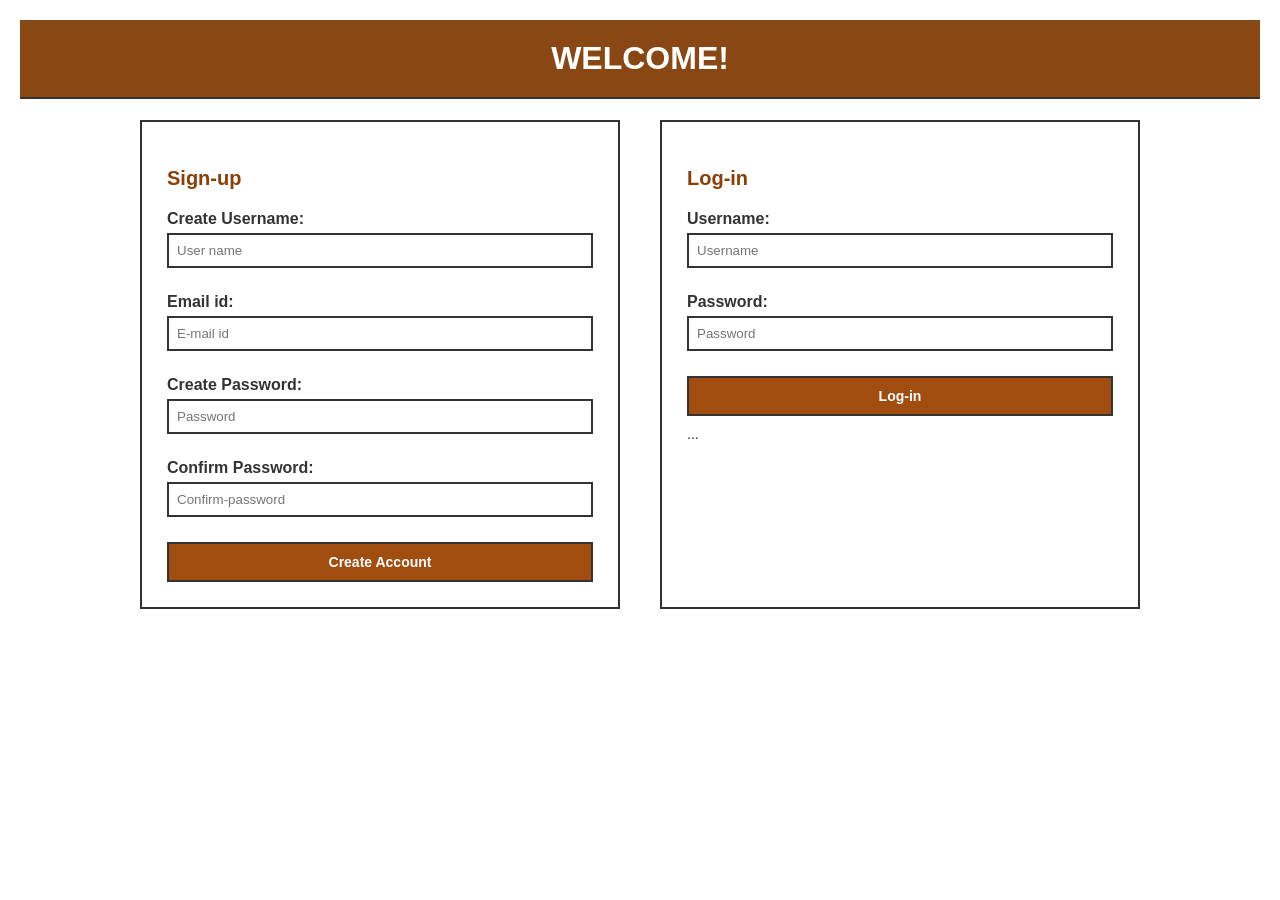
<file: index.html>
<!DOCTYPE html>
<html lang="en">
<head>
    <meta charset="UTF-8">
    <meta name="viewport" content="width=device-width, initial-scale=1.0">
    <title>Sign-in and Log-in</title>
    <link rel="stylesheet" href="style.css">
    <style>
        body {
            font-family: Arial, sans-serif;
            background-color: #f5f5f5;
            padding: 20px;
        }
        
        .container {
            display: flex;
            gap: 40px;
            max-width: 1000px;
            margin: 0 auto;
        }
        
        .form-box {
            background-color: white;
            border: 2px solid #333;
            padding: 25px;
            flex: 1;
        }
        
        .form-box h3 {
            color: #8a3f06;
            margin-bottom: 20px;
            font-size: 20px;
        }
        
        label {
            display: block;
            margin-top: 15px;
            margin-bottom: 5px;
            color: #333;
            font-weight: bold;
        }
        
        input {
            width: 100%;
            padding: 8px;
            margin-bottom: 10px;
            border: 2px solid #333;
            box-sizing: border-box;
            font-family: Arial, sans-serif;
        }
        
        button {
            width: 100%;
            padding: 10px;
            margin-top: 15px;
            background-color: rgb(161, 77, 16);
            color: white;
            border: 2px solid #333;
            font-weight: bold;
            cursor: pointer;
            font-size: 14px;
        }
        
        button:hover {
            background-color: #8a3f06;
        }
        
        p {
            margin-top: 10px;
            color: #333;
            font-size: 14px;
        }
        
        @media (max-width: 768px) {
            .container {
                flex-direction: column;
                gap: 20px;
            }
        }
    </style>
</head>
<body style="background-color: white; ">
    <h1 class="header">WELCOME!</h1>
    <div class="container">
        <div class="form-box" id="sign">
            <h3>Sign-up</h3>
            <label>Create Username:</label>
            <input type="text" placeholder="User name" id="uname">
            <label>Email id:</label>
            <input type="email" placeholder="E-mail id" id="eid">
            <label>Create Password:</label>
            <input type="password" placeholder="Password" id="pass">
            <label>Confirm Password:</label>
            <input type="password" placeholder="Confirm-password" id="pass1">
            <button onclick="create()">Create Account</button>
        </div>
        
        <div class="form-box" id="login">
            <h3>Log-in</h3>
            <label>Username:</label>
            <input type="text" placeholder="Username" id="logname">
            <label>Password:</label>
            <input type="password" placeholder="Password" id="logpass">
            <button onclick="login()">Log-in</button>
            <p id="test">...</p>
        </div>
    </div>

    <script>
        function create(){
            un=document.getElementById("uname").value;
            e=document.getElementById("eid").value;
            p=document.getElementById("pass").value;
            p1=document.getElementById("pass1").value;

            if(un==="")
            {
                alert("Please enter the user name")
            }
            else if(e=="")
            {
                alert("Please enter the email-id")
            }
            else if(p==="")
            {
                alert("Please enter the password")
            }
            else if(p1==="")
            {
                alert("Please enter the confirm password")
            }
            else if(p!=p1)
            {
                alert("confirm password is wrong")
            }
            else{
                alert("Account Created Successfully")
                localStorage.setItem("Name",un)
                localStorage.setItem("Email-id",e)
                localStorage.setItem("Password",p)
            }

            document.getElementById("uname").value="";
            document.getElementById("eid").value="";
            document.getElementById("pass").value="";
            document.getElementById("pass1").value="";
        }

        function login(){
            lu=document.getElementById("logname").value;
            lp=document.getElementById("logpass").value;

            username=localStorage.getItem("Name")
            password=localStorage.getItem("Password")

            if(lu===""){
                alert("Please enter the user name")
            }
            else if(lp===""){
                alert("Please enter the password")
            }
            else if(lu!=username)
            {
                alert("username or password not exist")
            }
            else if(lp!=password)
            {
                alert("username or password not exist")
            }
            else{
                alert("Login successfully!")
                window.location="./home.html"
            }
        }
    </script>    
</body>
</html>
</file>
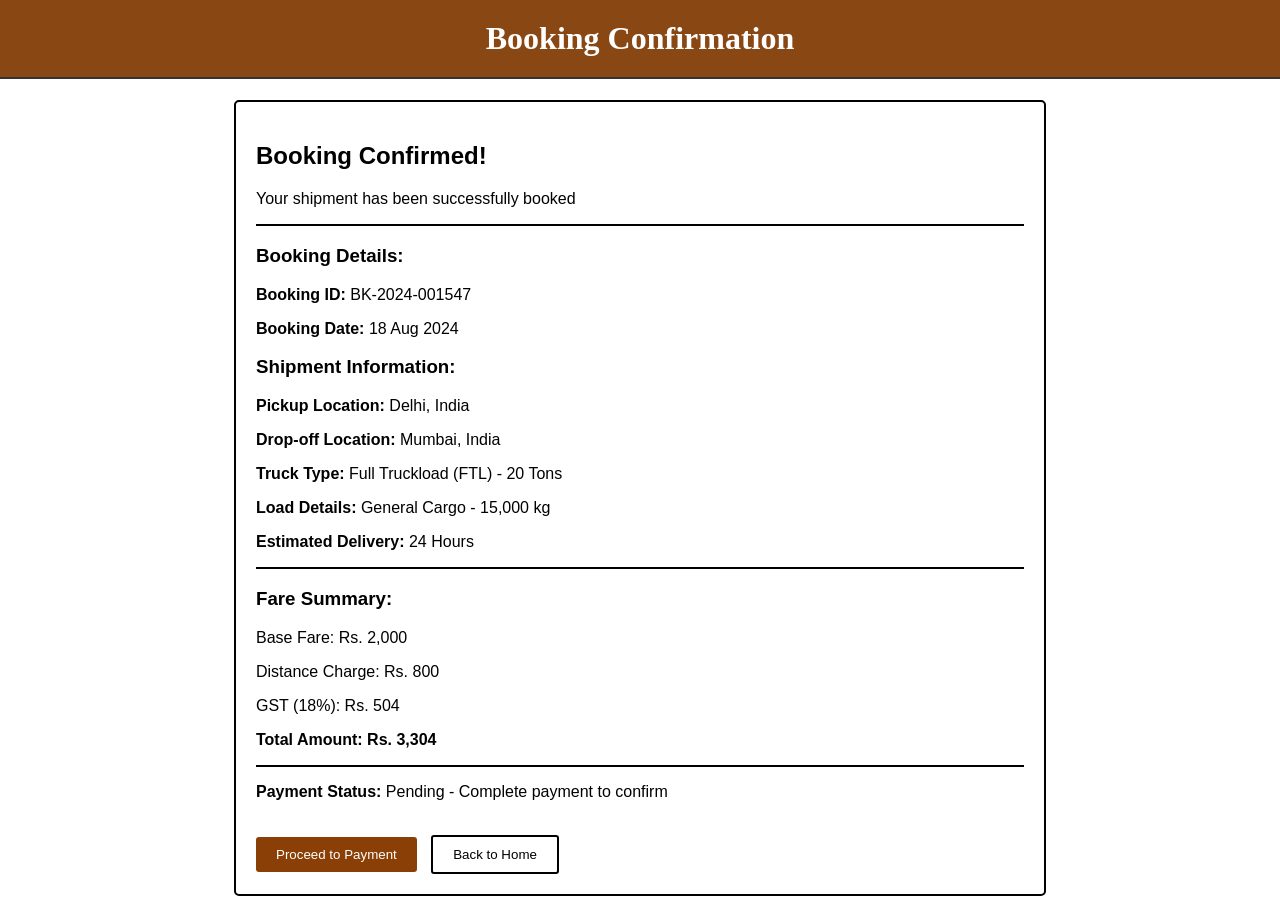
<file: booking-confirmation.html>
<!DOCTYPE html>
<html lang="en">
<head>
    <meta charset="UTF-8">
    <meta name="viewport" content="width=device-width, initial-scale=1.0">
    <title>Booking Confirmation</title>
    <link rel="stylesheet" href="style.css">
</head>
<body style="background-color: white;">
    <h1 class="header">Booking Confirmation</h1>

    <div style="padding: 20px; font-family: sans-serif; font-size: 16px; border: solid black 2px; width: 60%; margin: auto; margin-top: 20px; border-radius: 5px;">
        <h2>Booking Confirmed!</h2>
        <p>Your shipment has been successfully booked</p>
        
        <hr style="border: solid black 1px;">
        
        <h3>Booking Details:</h3>
        <p><b>Booking ID:</b> BK-2024-001547</p>
        <p><b>Booking Date:</b> 18 Aug 2024</p>
        
        <h3>Shipment Information:</h3>
        <p><b>Pickup Location:</b> Delhi, India</p>
        <p><b>Drop-off Location:</b> Mumbai, India</p>
        <p><b>Truck Type:</b> Full Truckload (FTL) - 20 Tons</p>
        <p><b>Load Details:</b> General Cargo - 15,000 kg</p>
        <p><b>Estimated Delivery:</b> 24 Hours</p>
        
        <hr style="border: solid black 1px;">
        
        <h3>Fare Summary:</h3>
        <p>Base Fare: Rs. 2,000</p>
        <p>Distance Charge: Rs. 800</p>
        <p>GST (18%): Rs. 504</p>
        <p><b>Total Amount: Rs. 3,304</b></p>
        
        <hr style="border: solid black 1px;">
        
        <p><b>Payment Status:</b> Pending - Complete payment to confirm</p>
        
        <br>
        <button onclick="location.href='payment.html'" style="background-color: #8a3f06; color: white; padding: 10px 20px; border: none; cursor: pointer; border-radius: 3px; margin-right: 10px;">Proceed to Payment</button>
        <button onclick="location.href='index.html'" style="background-color: white; color: black; padding: 10px 20px; border: solid black 2px; cursor: pointer; border-radius: 3px;">Back to Home</button>
    </div>

</body>
</html>
</file>
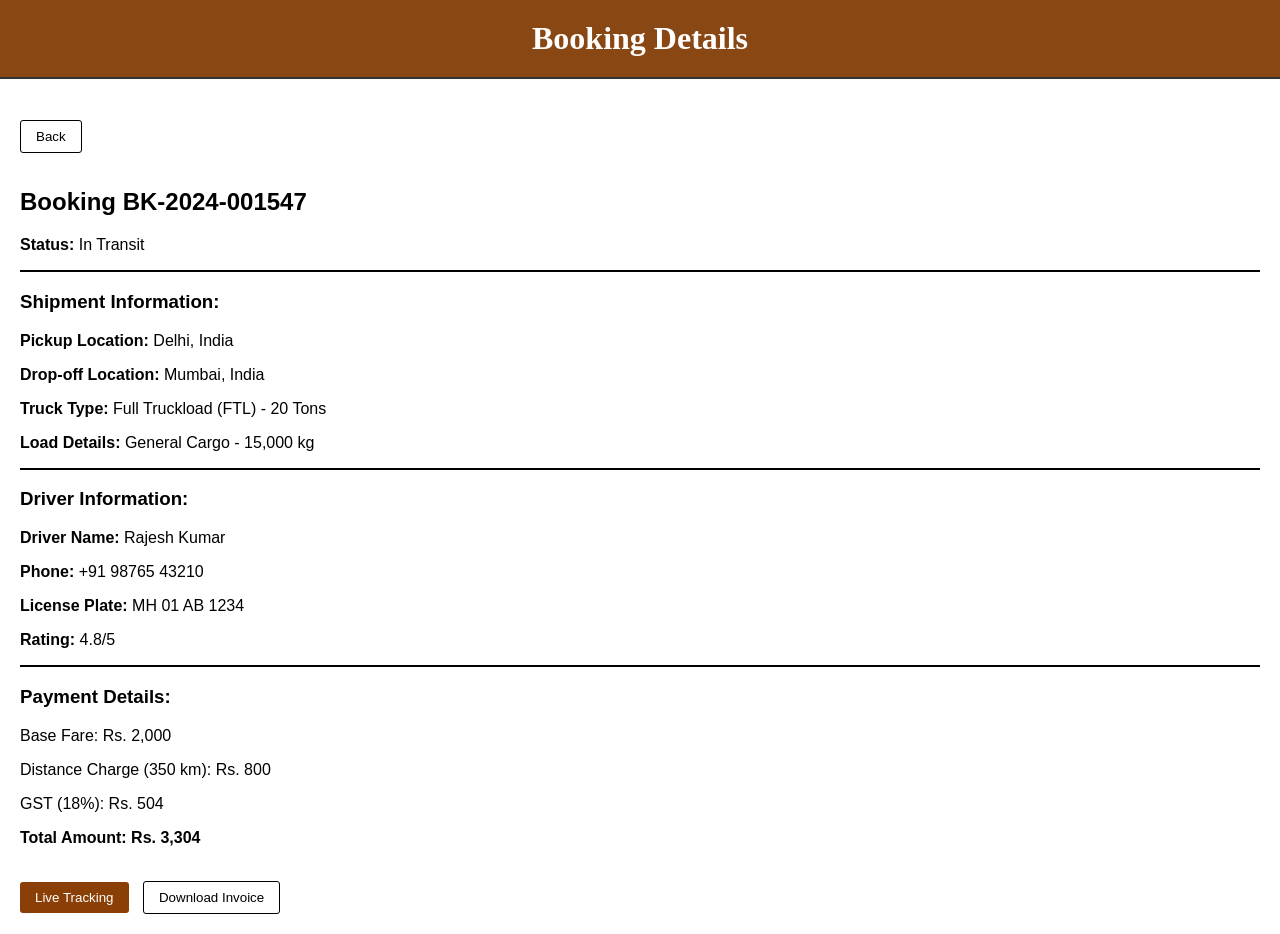
<file: booking-details.html>
<!DOCTYPE html>
<html lang="en">
<head>
    <meta charset="UTF-8">
    <meta name="viewport" content="width=device-width, initial-scale=1.0">
    <title>Booking Details</title>
    <link rel="stylesheet" href="style.css">
</head>
<body style="background-color: white;">
    <h1 class="header">Booking Details</h1>

    <div style="padding: 20px; font-family: sans-serif; font-size: 16px;">
        <button onclick="window.history.back()" style="background-color: white; color: black; border: solid black 1px; padding: 8px 15px; cursor: pointer; border-radius: 3px; margin-bottom: 15px;">Back</button>

        
        <h2>Booking BK-2024-001547</h2>
        <p><b>Status:</b> In Transit</p>
        
        <hr style="border: solid black 1px;">
        
        <h3>Shipment Information:</h3>
        <p><b>Pickup Location:</b> Delhi, India</p>
        <p><b>Drop-off Location:</b> Mumbai, India</p>
        <p><b>Truck Type:</b> Full Truckload (FTL) - 20 Tons</p>
        <p><b>Load Details:</b> General Cargo - 15,000 kg</p>
        
        <hr style="border: solid black 1px;">
        
        <h3>Driver Information:</h3>
        <p><b>Driver Name:</b> Rajesh Kumar</p>
        <p><b>Phone:</b> +91 98765 43210</p>
        <p><b>License Plate:</b> MH 01 AB 1234</p>
        <p><b>Rating:</b> 4.8/5</p>
        
        <hr style="border: solid black 1px;">
        
        <h3>Payment Details:</h3>
        <p>Base Fare: Rs. 2,000</p>
        <p>Distance Charge (350 km): Rs. 800</p>
        <p>GST (18%): Rs. 504</p>
        <p><b>Total Amount: Rs. 3,304</b></p>
        
        <br>
        <button onclick="alert('Opening live tracking...')" style="background-color: #8a3f06; color: white; padding: 8px 15px; border: none; cursor: pointer; border-radius: 3px; margin-right: 10px;">Live Tracking</button>
        <button onclick="alert('Invoice downloaded')" style="background-color: white; color: black; border: solid black 1px; padding: 8px 15px; cursor: pointer; border-radius: 3px;">Download Invoice</button>
    </div>

</body>
</html>
</file>
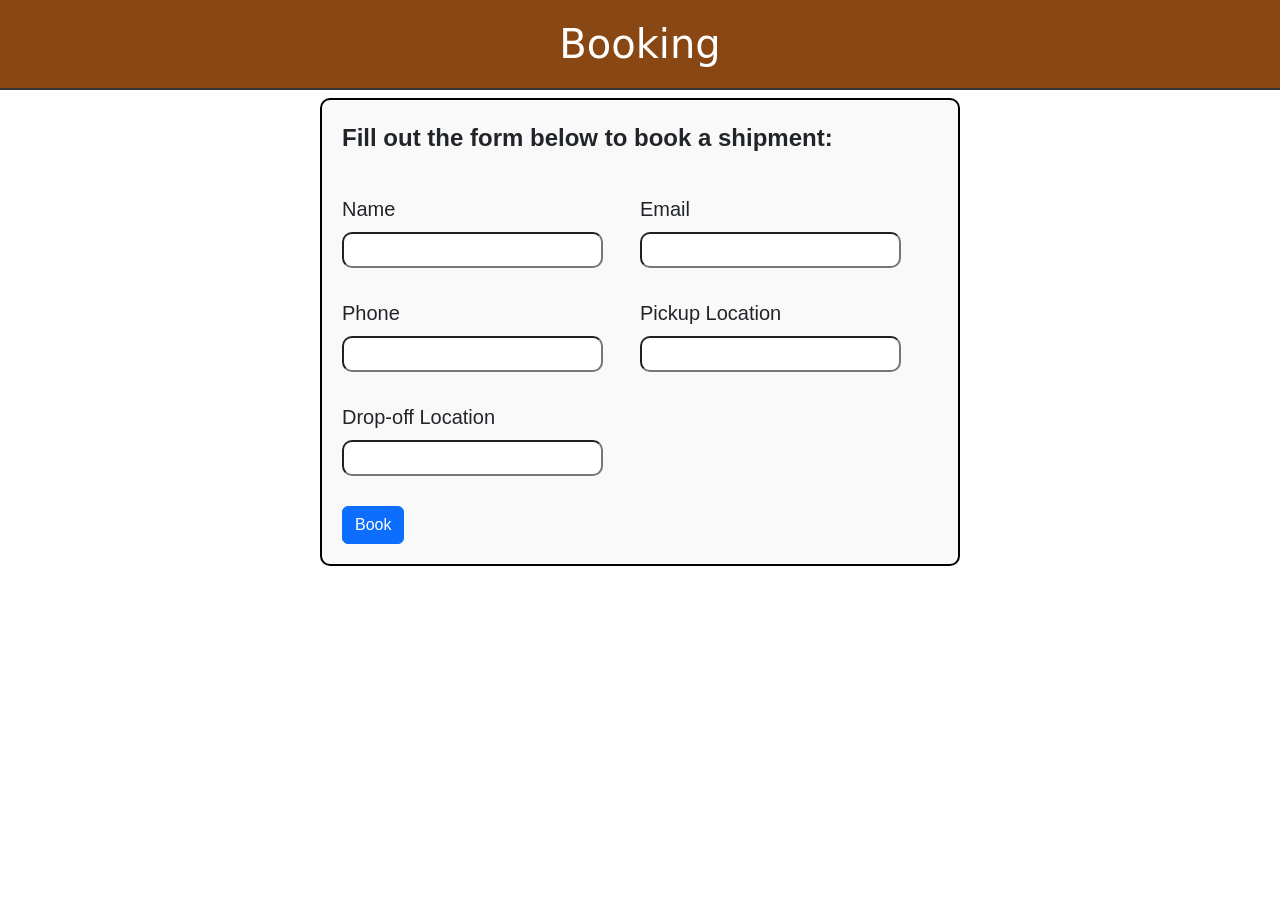
<file: booking.html>
<!DOCTYPE html>
<html lang="en">
<head>
    <meta charset="UTF-8">
    <meta name="viewport" content="width=device-width, initial-scale=1.0">
    <title>Booking</title>
    <link rel="stylesheet" href="style.css">
    <link href="https://cdn.jsdelivr.net/npm/bootstrap@5.3.8/dist/css/bootstrap.min.css" rel="stylesheet" integrity="sha384-sRIl4kxILFvY47J16cr9ZwB07vP4J8+LH7qKQnuqkuIAvNWLzeN8tE5YBujZqJLB" crossorigin="anonymous">
</head>

    <body style="background-color: white; ">
    <h1 class="header">Booking</h1>
    <form style="text-align: left; padding-top: 30px; font-family: sans-serif; font-size: 20px; border:solid black 2px; width: 50%; margin: auto; padding: 20px; border-radius: 10px; background-color: #f9f9f9;">
        <fieldset>
            <legend style="font-weight: bold;">Fill out the form below to book a shipment:</legend><br><br>
            <div style="display: grid; grid-template-columns: auto auto;">
                <div>
            <label class="form-label" for="name">Name</label><br>
            <input style="border-radius: 10px;" class="form-input" type="text" id="n"><br><br></div>
            <div><label class="form-label" for="email">Email</label><br>
            <input style="border-radius: 10px;" class="form-input" type="email" id="e"><br><br></div>
            <div><label class="form-label" for="phone">Phone</label><br>
            <input style="border-radius: 10px;" class="form-input" type="tel" id="p"><br><br></div>
            <div><label class="form-label" for="pickup">Pickup Location</label><br>
            <input style="border-radius: 10px;" class="form-input" type="text" id="pickup"><br><br></div>
            <div><label class="form-label" for="dropoff">Drop-off Location</label><br>
            <input style="border-radius: 10px;" class="form-input" type="text" id="dropoff"><br><br></div></div>
            <button class="btn btn-primary" type="button" onclick="validate()">Book</button>
        </fieldset>
    </form>
    <script src="https://cdn.jsdelivr.net/npm/bootstrap@5.3.8/dist/js/bootstrap.bundle.min.js" integrity="sha384-ENjdO4Dr2bkBIFxQpeoTz1HIcje39Wm4jDKdf19U8gI4ddQ3GYNS7NTKfAdVQSZe" crossorigin="anonymous"></script>

    <script>
        function validate(){
            nam=document.getElementById("n").value;
            email=document.getElementById("e").value;
            phone=document.getElementById("p").value;
            pickup=document.getElementById("pickup").value;
            dropoff=document.getElementById("dropoff").value;

            ni=/^[A-Za-z ]+$/;
            ei=/^[a-zA-Z0-9+_.-]+@[a-zA-Z0-9.-]+$/;
            pi=/^[0-9]{10}$/;
            pupp=/^[A-Za-z0-9 +/,_.-]+$/;
            doff=/^[A-Za-z0-9 +/,_.-]+$/;

        if(nam=="")
        {
            alert("Name is required")
        }
        else if(!ni.test(nam))
        {
            alert("Name should only contain letters")
        }
        else if(email=="")
        {
            alert("Email is required")
        }
        else if(!ei.test(email))
        {
            alert("Email should be in the correct format")
        }
        else if(phone=="")
        {
            alert("Phone number is required")
        }
        else if(!pi.test(phone))
        {
            alert("Phone number should be 10 digits long")
        }
        else if(pickup=="")
        {
            alert("Pickup location is required")
        }
        else if(!pupp.test(pickup))
        {
            alert("Pickup location should only contain letters and numbers")
        }
        else if(dropoff=="")
        {
            alert("Drop-off location is required")
        }
        else if(!doff.test(dropoff))
        {
            alert("Drop-off location should only contain letters and numbers")
        }
        else{
            alert("Name: " + nam + "\nEmail: " + email + "\nPhone: " + phone + "\nPickup: " + pickup + "\nDrop-off: " + dropoff + "\nForm submitted successfully")
        }

        }
    </script>

    
</body>
</html>
</file>
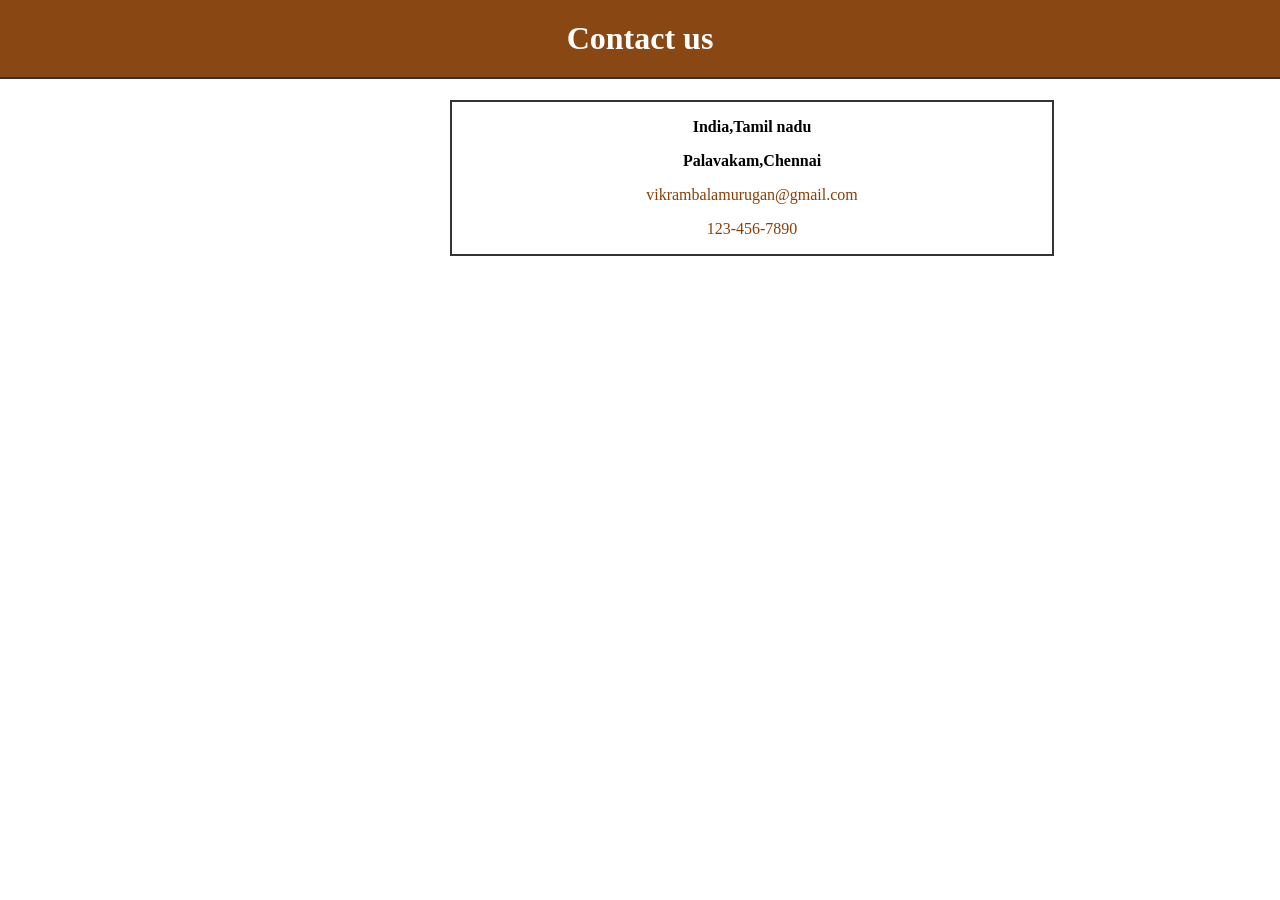
<file: contact.html>
<!DOCTYPE html>
<html lang="en">
<head>
    <meta charset="UTF-8">
    <meta name="viewport" content="width=device-width, initial-scale=1.0">
    <link rel="stylesheet" href="style.css">
    <title>contact us</title>
</head>
<body style="background-color: white; ">
    <h1 class="header">Contact us</h1>
    <div class="contact" >
                <p><strong>India,Tamil nadu</strong></p>
                <p><strong>Palavakam,Chennai</strong></p>
                <p><a href="mailto:vikrambalamurugan@gmail.com">vikrambalamurugan@gmail.com</a></p>
                <p><a href="tel:123-456-7890">123-456-7890</a></p>
            </div>
</body>
</html>
</file>
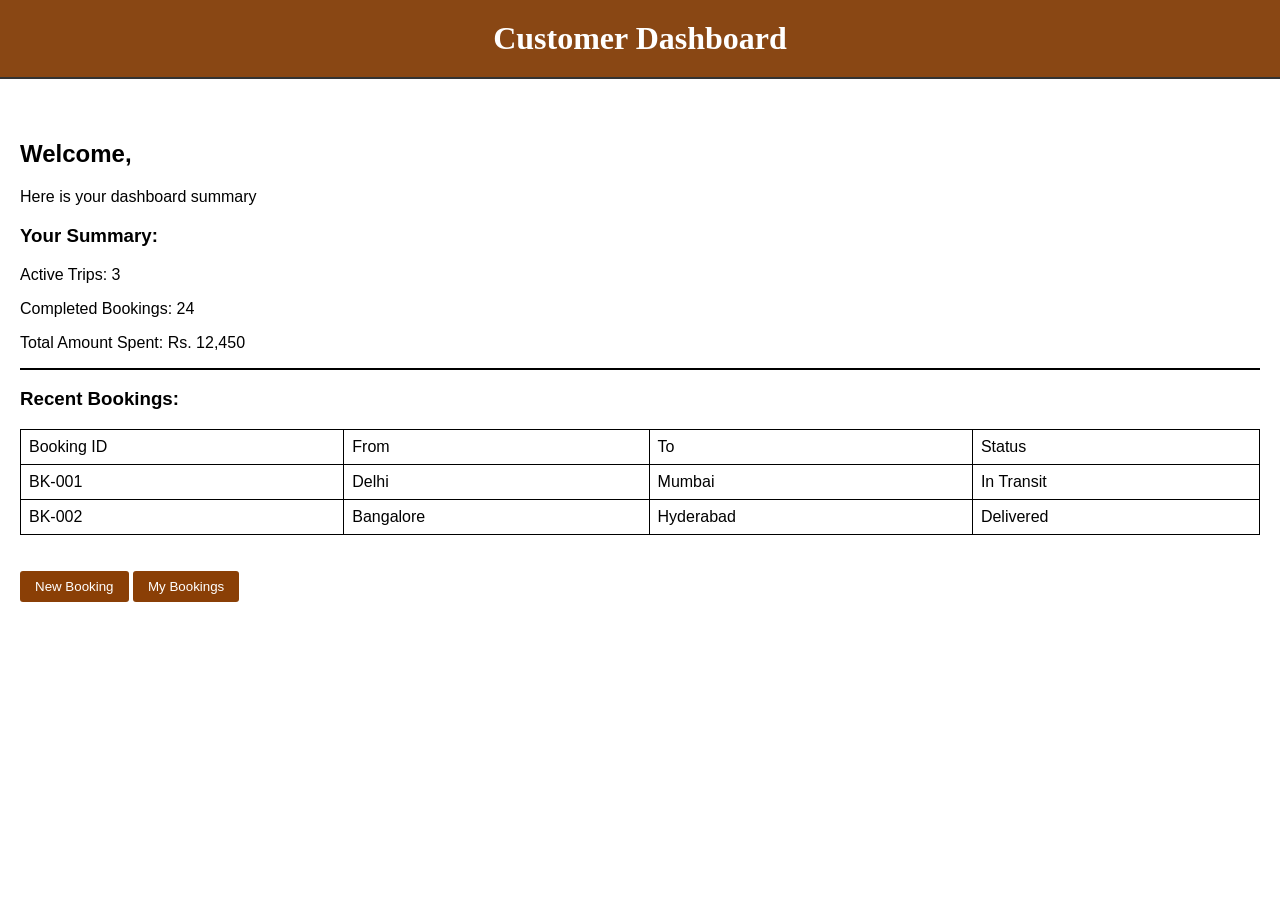
<file: customer-dashboard.html>
<!DOCTYPE html>
<html lang="en">
<head>
    <meta charset="UTF-8">
    <meta name="viewport" content="width=device-width, initial-scale=1.0">
    <title>Customer Dashboard</title>
    <link rel="stylesheet" href="style.css">
</head>
<body style="background-color: white;">
    <h1 class="header">Customer Dashboard</h1>
    
    <div style="padding: 20px; font-family: sans-serif; font-size: 16px;">
        <h2>Welcome,</h2><h2 id="username">User</h2>
        <p>Here is your dashboard summary</p>
        
        <h3>Your Summary:</h3>
        <p>Active Trips: 3</p>
        <p>Completed Bookings: 24</p>
        <p>Total Amount Spent: Rs. 12,450</p>
        
        <hr style="border: solid black 1px;">
        
        <h3>Recent Bookings:</h3>
        <table style="border: solid black 1px; width: 100%; border-collapse: collapse;">
            <tr style="border: solid black 1px;">
                <td style="border: solid black 1px; padding: 8px;">Booking ID</td>
                <td style="border: solid black 1px; padding: 8px;">From</td>
                <td style="border: solid black 1px; padding: 8px;">To</td>
                <td style="border: solid black 1px; padding: 8px;">Status</td>
            </tr>
            <tr style="border: solid black 1px;">
                <td style="border: solid black 1px; padding: 8px;">BK-001</td>
                <td style="border: solid black 1px; padding: 8px;">Delhi</td>
                <td style="border: solid black 1px; padding: 8px;">Mumbai</td>
                <td style="border: solid black 1px; padding: 8px;">In Transit</td>
            </tr>
            <tr style="border: solid black 1px;">
                <td style="border: solid black 1px; padding: 8px;">BK-002</td>
                <td style="border: solid black 1px; padding: 8px;">Bangalore</td>
                <td style="border: solid black 1px; padding: 8px;">Hyderabad</td>
                <td style="border: solid black 1px; padding: 8px;">Delivered</td>
            </tr>
        </table>
        
        <br><br>
        <button onclick="location.href='booking.html'" style="background-color: #8a3f06; color: white; padding: 8px 15px; border: none; cursor: pointer; border-radius: 3px;">New Booking</button>
        <button onclick="location.href='my-bookings.html'" style="background-color: #8a3f06; color: white; padding: 8px 15px; border: none; cursor: pointer; border-radius: 3px;">My Bookings</button>
    </div>

    <script>

        n=localStorage.getItem("Name");

        document.getElementById("username").innerHTML=n;

        </script>

</body>
</html>
</file>
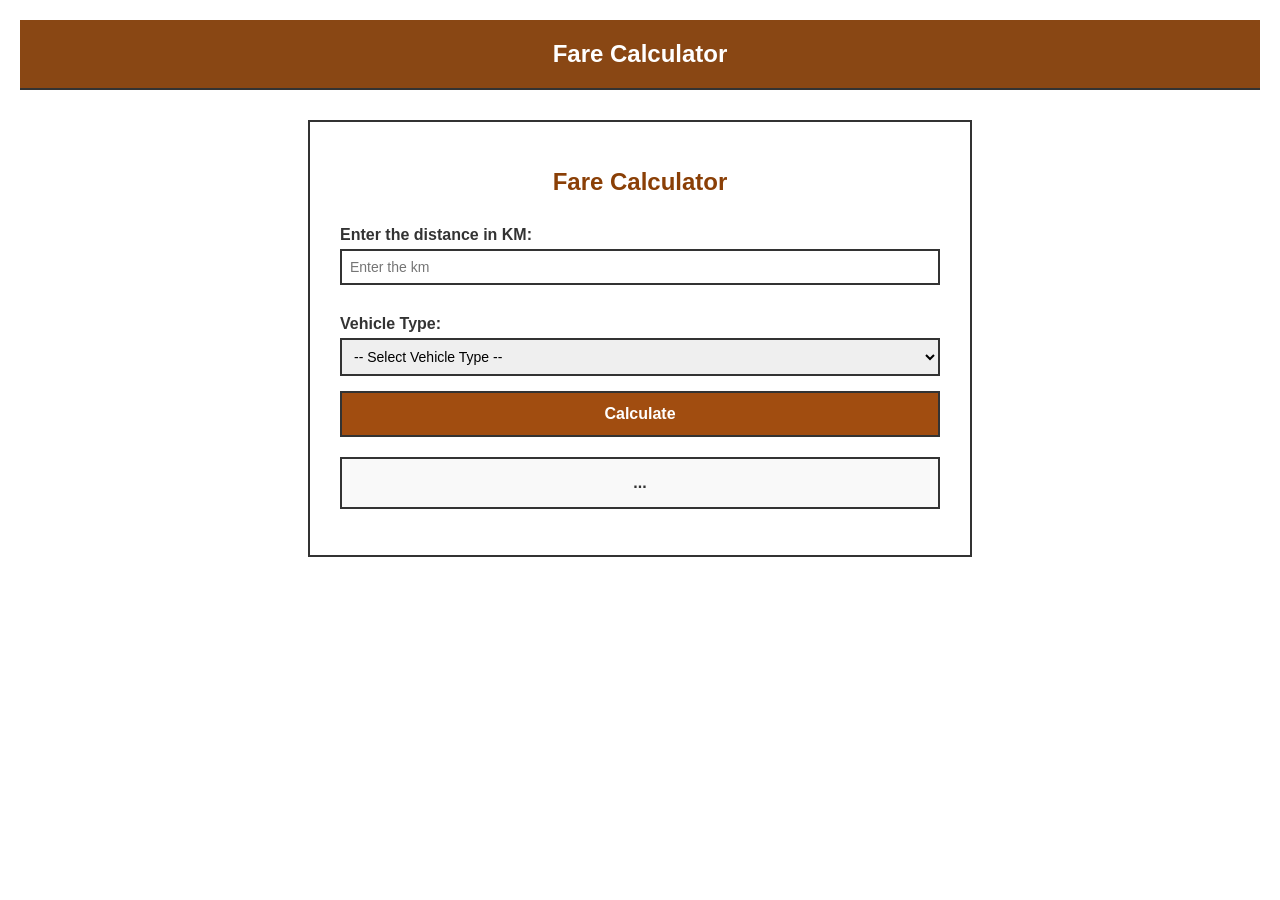
<file: fare-calculator.html>
<!DOCTYPE html>
<html lang="en">
<head>
    <meta charset="UTF-8">
    <meta name="viewport" content="width=device-width, initial-scale=1.0">
    <title>Fare Calculator</title>
    <link rel="stylesheet" href="style.css">
    <style>
        body {
            font-family: Arial, sans-serif;
            background-color: #f5f5f5;
            padding: 20px;
        }
        
        .container {
            max-width: 600px;
            margin: 0 auto;
            background-color: white;
            border: 2px solid #333;
            padding: 30px;
        }
        
        h1 {
            color: #8a3f06;
            text-align: center;
            margin-bottom: 30px;
            font-size: 24px;
        }
        
        label {
            display: block;
            margin-top: 15px;
            margin-bottom: 5px;
            color: #333;
            font-weight: bold;
        }
        
        input, select {
            width: 100%;
            padding: 8px;
            margin-bottom: 15px;
            border: 2px solid #333;
            box-sizing: border-box;
            font-family: Arial, sans-serif;
            font-size: 14px;
        }
        
        button {
            width: 100%;
            padding: 12px;
            background-color: rgb(161, 77, 16);
            color: white;
            border: 2px solid #333;
            font-weight: bold;
            cursor: pointer;
            font-size: 16px;
        }
        
        button:hover {
            background-color: #8a3f06;
        }
        
        #p1 {
            margin-top: 20px;
            padding: 15px;
            background-color: #f9f9f9;
            border: 2px solid #333;
            color: #333;
            font-weight: bold;
            font-size: 16px;
            text-align: center;
        }
    </style>
</head>
<body style="background-color: white; ">
    <h1 class="header">Fare Calculator</h1>
    <div class="container">
        <h1>Fare Calculator</h1>

        <label>Enter the distance in KM:</label>
        <input id="dis" type="number" placeholder="Enter the km">
        
        <label for="vehicleType">Vehicle Type:</label>
        <select id="vehicle" name="vehicleType">
            <option value="">-- Select Vehicle Type --</option>
            <option value="Mini Truck">Mini Truck - 2 Ton</option>
            <option value="Light Truck">Light Truck - 5 Ton</option>
            <option value="Medium Truck">Medium Truck - 10 Ton</option>
            <option value="Heavy Truck">Heavy Truck - 20 Ton</option>
            <option value="Trailer Truck">Trailer Truck - 40 Ton</option>
        </select>
        
        <button onclick="calculate()">Calculate</button>
        <p id="p1">...</p>
    </div>
    
    <script>
        function calculate(){
            km=document.getElementById("dis").value;
            vt=document.getElementById("vehicle").value

            perkm=0;
            if(vt==="")
            {
                alert("Please choose the vehicle type")
            }
            else if(km==""){
                alert("Please Enter the km") 
            }
            else if(vt==="Mini Truck")
            {
                perkm=20;
            }
            else if(vt==="Light Truck")
            {
                perkm=40;
            }
            else if(vt==="Medium Truck")
            {
                perkm=80;
            }
            else if(vt==="Heavy Truck")
            {
                perkm=160;
            }
            else if(vt==="Trailer Truck")
            {
                perkm=320;
            }
            else{
                document.write("error")
            }
            price=km*perkm;
            document.getElementById("p1").innerHTML="Price: ₹"+price
        }
    </script> 
</body>
</html>
</file>
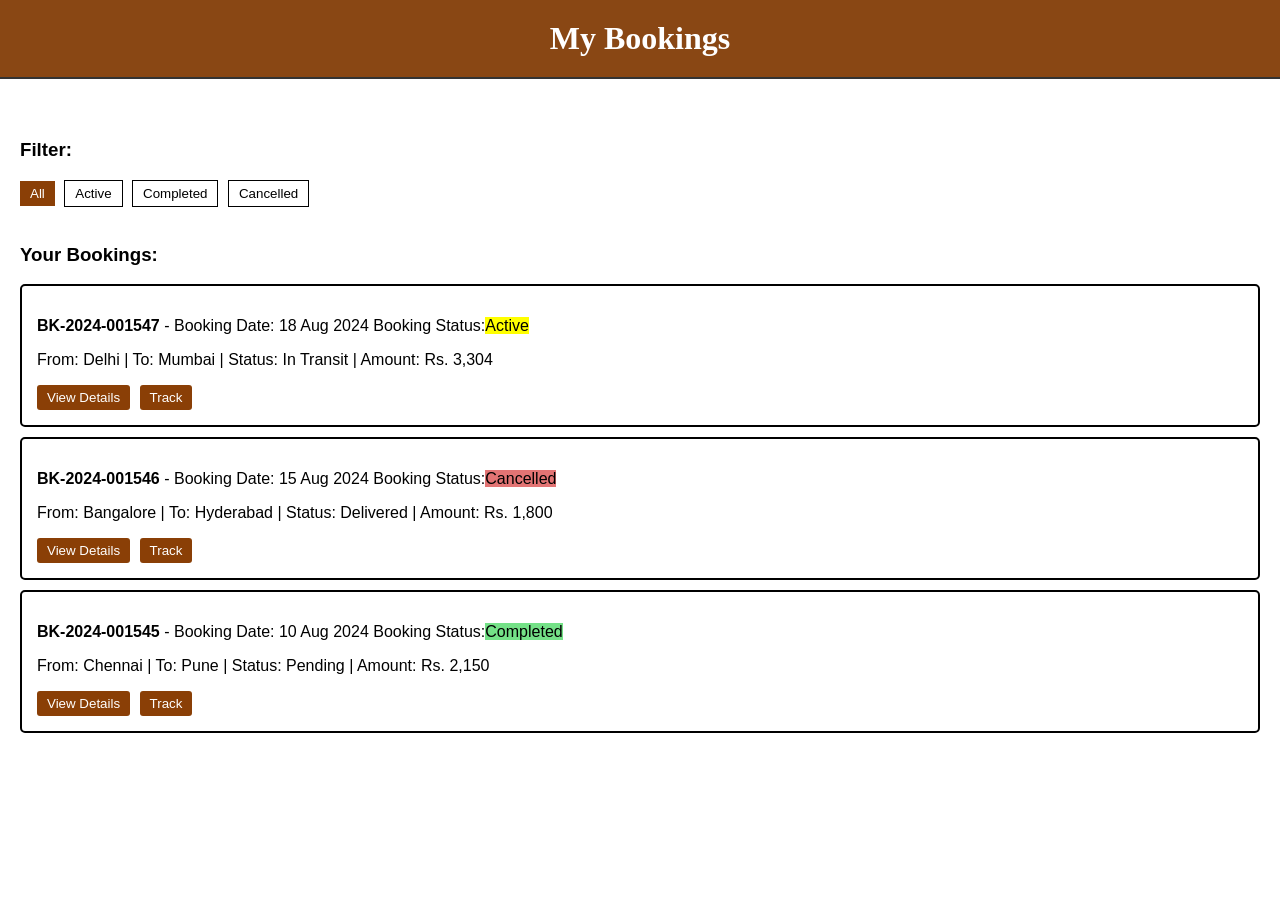
<file: my-bookings.html>
<!DOCTYPE html>
<html lang="en">
<head>
    <meta charset="UTF-8">
    <meta name="viewport" content="width=device-width, initial-scale=1.0">
    <title>My Bookings</title>
    <link rel="stylesheet" href="style.css">
    <script src="https://ajax.googleapis.com/ajax/libs/jquery/3.5.1/jquery.min.js"></script>

</head>
<body style="background-color: white;">
    <h1 class="header">My Bookings</h1>

    <div style="padding: 20px; font-family: sans-serif; font-size: 16px;">
        <h3>Filter:</h3>
        <button id="all" style="background-color: #8a3f06; color: white; padding: 5px 10px; border: none; cursor: pointer; margin-right: 5px;">All</button>
        <button id="active" style="background-color: white; color: black; border: solid black 1px; padding: 5px 10px; cursor: pointer; margin-right: 5px;">Active</button>
        <button id="completed" style="background-color: white; color: black; border: solid black 1px; padding: 5px 10px; cursor: pointer; margin-right: 5px;">Completed</button>
        <button id="cancelled" style="background-color: white; color: black; border: solid black 1px; padding: 5px 10px; cursor: pointer; margin-right: 5px;">Cancelled</button>
        
        <br><br>
        
        <h3>Your Bookings:</h3>
        
        <div class="a" style="border: solid black 2px; padding: 15px; margin: 10px 0; border-radius: 5px;">
            <p><b>BK-2024-001547</b> - Booking Date: 18 Aug 2024 Booking Status:<mark>Active</mark></p>
            <p>From: Delhi | To: Mumbai | Status: In Transit | Amount: Rs. 3,304</p>
            <button onclick="location.href='booking-details.html'" style="background-color: #8a3f06; color: white; padding: 5px 10px; border: none; cursor: pointer; margin-right: 5px; border-radius: 3px;">View Details</button>
            <button onclick="location.href='track shipment.html'" style="background-color: #8a3f06; color: white; padding: 5px 10px; border: none; cursor: pointer; border-radius: 3px;">Track</button>
        </div>
        
        <div class="cancel" style="border: solid black 2px; padding: 15px; margin: 10px 0; border-radius: 5px;">
            <p><b>BK-2024-001546</b> - Booking Date: 15 Aug 2024 Booking Status:<mark style="background-color: rgb(227, 116, 116);">Cancelled</mark></p>
            <p>From: Bangalore | To: Hyderabad | Status: Delivered | Amount: Rs. 1,800</p>
            <button onclick="location.href='booking-details.html'" style="background-color: #8a3f06; color: white; padding: 5px 10px; border: none; cursor: pointer; margin-right: 5px; border-radius: 3px;">View Details</button>
            <button onclick="location.href='track shipment.html'" style="background-color: #8a3f06; color: white; padding: 5px 10px; border: none; cursor: pointer; border-radius: 3px;">Track</button>
        </div>
        
        <div class="c" style="border: solid black 2px; padding: 15px; margin: 10px 0; border-radius: 5px;">
            <p><b>BK-2024-001545</b> - Booking Date: 10 Aug 2024 Booking Status:<mark style="background-color: rgb(116, 225, 135);">Completed</mark></p>
            <p>From: Chennai | To: Pune | Status: Pending | Amount: Rs. 2,150</p>
            <button onclick="location.href='booking-details.html'" style="background-color: #8a3f06; color: white; padding: 5px 10px; border: none; cursor: pointer; margin-right: 5px; border-radius: 3px;">View Details</button>
            <button onclick="location.href='track shipment.html'" style="background-color: #8a3f06; color: white; padding: 5px 10px; border: none; cursor: pointer; border-radius: 3px;">Track</button>
        </div>
    </div>

    <script>

         $(document).ready(function(){
            $('#all').click(function(){
               
                $(".c").show();
                $(".cancel").show();
                $(".a").show();

            });
        });

        $(document).ready(function(){
            $('#active').click(function(){
               
                $(".c").hide();
                $(".cancel").hide();
                $(".a").show();

            });
        });

         $(document).ready(function(){
            $('#completed').click(function(){
               
                $(".c").show();
                $(".cancel").hide();
                $(".a").hide();

            });
        });

         $(document).ready(function(){
            $('#cancelled').click(function(){
               
                $(".c").hide();
                $(".cancel").show();
                $(".a").hide();

            });
        });
        
        </script>

</body>
</html>
</file>
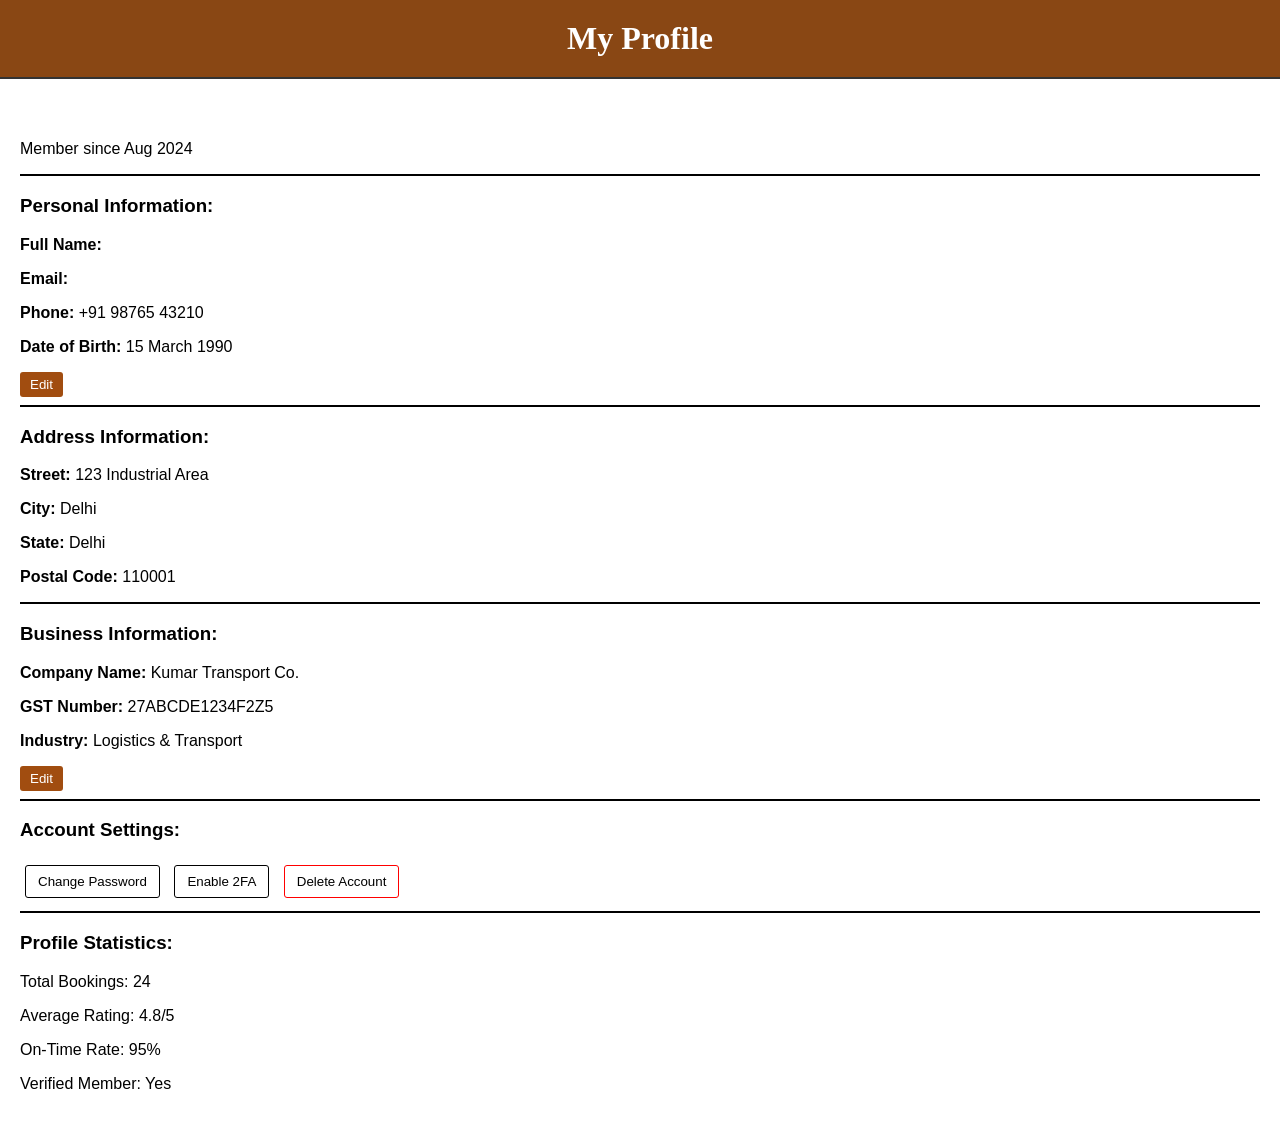
<file: my-profile.html>
<!DOCTYPE html>
<html lang="en">
<head>
    <meta charset="UTF-8">
    <meta name="viewport" content="width=device-width, initial-scale=1.0">
    <title>My Profile</title>
    <link rel="stylesheet" href="style.css">
</head>
<body style="background-color: white;">
    <h1 class="header">My Profile</h1>

    <div style="padding: 20px; font-family: sans-serif; font-size: 16px;">
        <h2  class="username"></h2>
        <p>Member since Aug 2024</p>
        
        <hr style="border: solid black 1px;">
        
        <h3>Personal Information:</h3>
        <p><b>Full Name:</b><b class="username"></b></p>
        <p><b>Email:</b><b id="email"></b></p>
        <p><b>Phone:</b> +91 98765 43210</p>
        <p><b>Date of Birth:</b> 15 March 1990</p>
        <button onclick="editProfile()" style="background-color: rgb(161, 77, 16); color: white; padding: 5px 10px; border: none; cursor: pointer; border-radius: 3px;">Edit</button>
        
        <hr style="border: solid black 1px;">
        
        <h3>Address Information:</h3>
        <p><b>Street:</b> 123 Industrial Area</p>
        <p><b>City:</b> Delhi</p>
        <p><b>State:</b> Delhi</p>
        <p><b>Postal Code:</b> 110001</p>
        
        <hr style="border: solid black 1px;">
        
        <h3>Business Information:</h3>
        <p><b>Company Name:</b> Kumar Transport Co.</p>
        <p><b>GST Number:</b> 27ABCDE1234F2Z5</p>
        <p><b>Industry:</b> Logistics & Transport</p>
        <button onclick="editBusiness()" style="background-color: rgb(161, 77, 16); color: white; padding: 5px 10px; border: none; cursor: pointer; border-radius: 3px;">Edit</button>
        
        <hr style="border: solid black 1px;">
        
        <h3>Account Settings:</h3>
        <button onclick="changePassword()" style="background-color: white; border: solid black 1px; padding: 8px 12px; cursor: pointer; margin: 5px; border-radius: 3px;">Change Password</button>
        <button onclick="enable2FA()" style="background-color: white; border: solid black 1px; padding: 8px 12px; cursor: pointer; margin: 5px; border-radius: 3px;">Enable 2FA</button>
        <button onclick="deleteAccount()" style="background-color: white; border: solid red 1px; padding: 8px 12px; cursor: pointer; margin: 5px; border-radius: 3px;">Delete Account</button>
        
        <hr style="border: solid black 1px;">
        
        <h3>Profile Statistics:</h3>
        <p>Total Bookings: 24</p>
        <p>Average Rating: 4.8/5</p>
        <p>On-Time Rate: 95%</p>
        <p>Verified Member: Yes</p>
    </div>

    <script>
        function editProfile() { alert("Opening profile editor..."); }
        function editBusiness() { alert("Opening business information editor..."); }
        function changePassword() { alert("Opening password change form..."); }
        function enable2FA() { alert("Enabling two-factor authentication..."); }
        function manageNotifications() { alert("Opening notification settings..."); }
        function deleteAccount() { 
            if(confirm("Are you sure you want to delete your account? This action cannot be undone.")) {
                alert("Account deleted successfully.");
            }
        }

      

        n=localStorage.getItem("Name");

     const users=document.querySelectorAll(".username");
        for (let i = 0; i < users.length; i++) {
        users[i].textContent = n;}


        e=localStorage.getItem("Email-id");

        document.getElementById("email").innerHTML=e;

        
    </script>

</body>
</html>
</file>
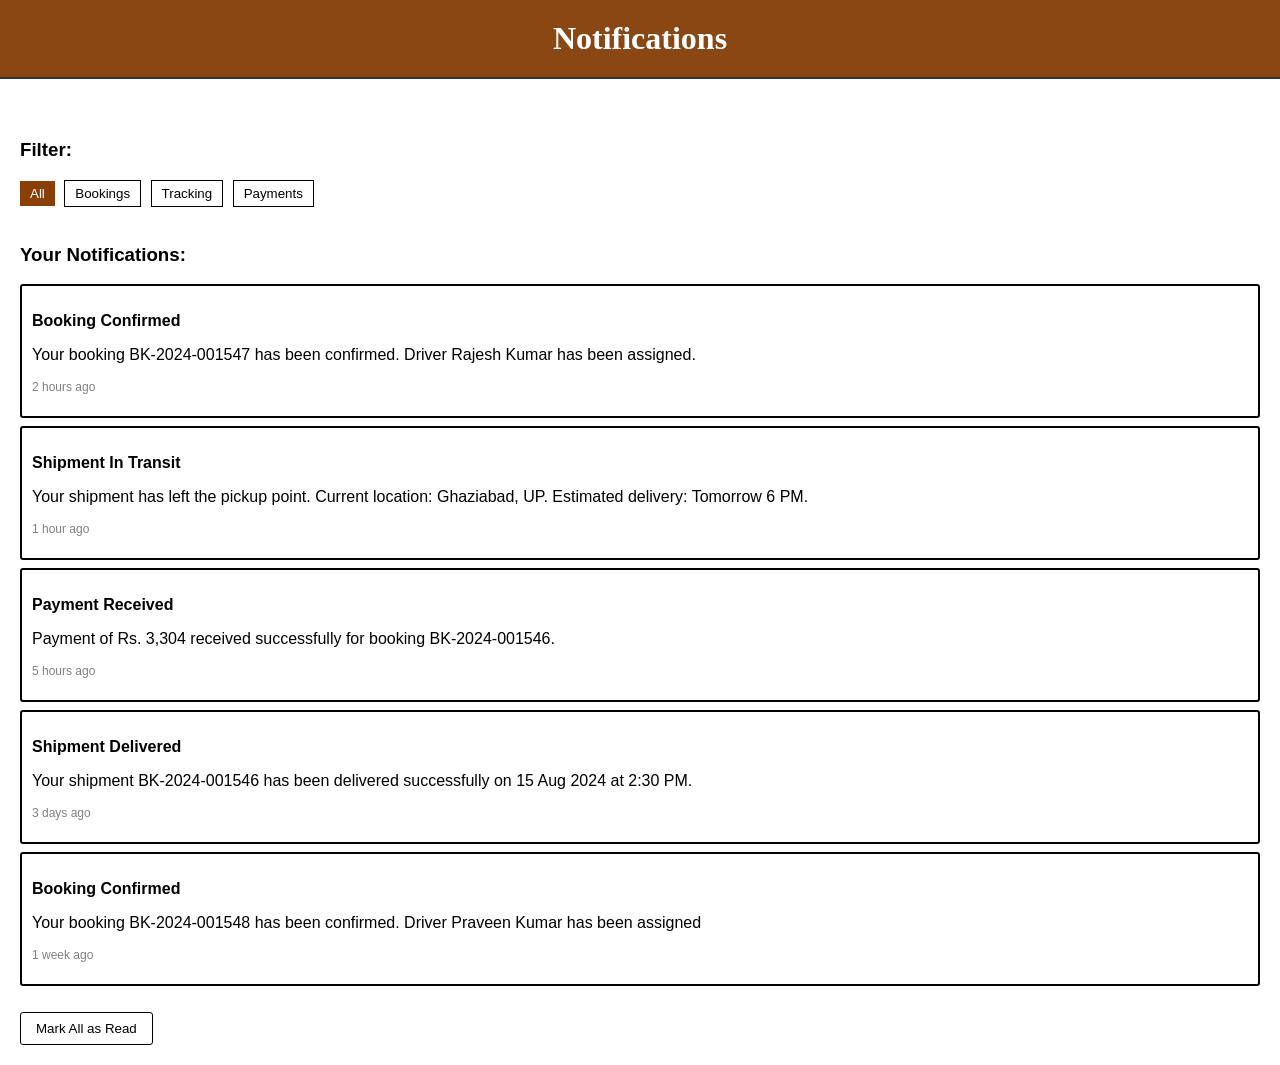
<file: notifications.html>
<!DOCTYPE html>
<html lang="en">
<head>
    <meta charset="UTF-8">
    <meta name="viewport" content="width=device-width, initial-scale=1.0">
    <title>Notifications</title>
    <link rel="stylesheet" href="style.css">
</head>
<body style="background-color: white;">
    <h1 class="header">Notifications</h1>

    <div style="padding: 20px; font-family: sans-serif; font-size: 16px;">
        <h3>Filter:</h3>
        <button onclick="showAllNotifications()" style="background-color: #8a3f06; color: white; padding: 5px 10px; border: none; cursor: pointer; margin-right: 5px;">All</button>
        <button onclick="fbook()" style="background-color: white; border: solid black 1px; padding: 5px 10px; cursor: pointer; margin-right: 5px;">Bookings</button>
        <button onclick="ftrack()" style="background-color: white; border: solid black 1px; padding: 5px 10px; cursor: pointer; margin-right: 5px;">Tracking</button>
        <button onclick="fpay()" style="background-color: white; border: solid black 1px; padding: 5px 10px; cursor: pointer; margin-right: 5px;">Payments</button>
        
        
        <br><br>
        <h3>Your Notifications:</h3>
        <div>
        <div class="book" style="border: solid black 2px; padding: 10px; margin: 8px 0; border-radius: 3px;">
            <p><b>Booking Confirmed</b></p>
            <p>Your booking BK-2024-001547 has been confirmed. Driver Rajesh Kumar has been assigned.</p>
            <p style="color: gray; font-size: 12px;">2 hours ago</p>
        </div>
        
        <div class="track" style="border: solid black 2px; padding: 10px; margin: 8px 0; border-radius: 3px;">
            <p><b>Shipment In Transit</b> </p>
            <p>Your shipment has left the pickup point. Current location: Ghaziabad, UP. Estimated delivery: Tomorrow 6 PM.</p>
            <p style="color: gray; font-size: 12px;">1 hour ago</p>
        </div>
        
        <div class="pay" style="border: solid black 2px; padding: 10px; margin: 8px 0; border-radius: 3px;">
            <p><b>Payment Received</b></p>
            <p>Payment of Rs. 3,304 received successfully for booking BK-2024-001546.</p>
            <p style="color: gray; font-size: 12px;">5 hours ago</p>
        </div>
        
        <div class="track" style="border: solid black 2px; padding: 10px; margin: 8px 0; border-radius: 3px;">
            <p><b>Shipment Delivered</b></p>
            <p>Your shipment BK-2024-001546 has been delivered successfully on 15 Aug 2024 at 2:30 PM.</p>
            <p style="color: gray; font-size: 12px;">3 days ago</p>
        </div>
        
        <div class="book" style="border: solid black 2px; padding: 10px; margin: 8px 0; border-radius: 3px;">
            <p><b>Booking Confirmed</b></p>
            <p>Your booking BK-2024-001548 has been confirmed. Driver Praveen Kumar has been assigned</p>
            <p style="color: gray; font-size: 12px;">1 week ago</p>
        </div>
        
        <br>
        <button onclick="markAllAsRead()" style="background-color: white; border: solid black 1px; padding: 8px 15px; cursor: pointer; border-radius: 3px;">Mark All as Read</button>
    </div>

    <script>
        function markAllAsRead() {
            alert("All notifications marked as read!");
        }
        function showAllNotifications(){
            let book=document.getElementsByClassName("book");
            let track=document.getElementsByClassName("track");
            let pay=document.getElementsByClassName("pay");
            for(let i=0;i<book.length;i++){
                book[i].style.display="block";
            }
            for(let i=0;i<track.length;i++){
                track[i].style.display="block";
            }
            for(let i=0;i<pay.length;i++){
                pay[i].style.display="block";
            }
        }
        function fbook(){
            let book=document.getElementsByClassName("book");
            let track=document.getElementsByClassName("track");
            let pay=document.getElementsByClassName("pay");
            for(let i=0;i<book.length;i++){
                book[i].style.display="block";
            }
            for(let i=0;i<track.length;i++){
                track[i].style.display="none";
            }
            for(let i=0;i<pay.length;i++){
                pay[i].style.display="none";
            }
        }

        function ftrack(){
            let book=document.getElementsByClassName("book");
            let track=document.getElementsByClassName("track");
            let pay=document.getElementsByClassName("pay");
            for(let i=0;i<book.length;i++){
                book[i].style.display="none";
            }
            for(let i=0;i<track.length;i++){
                track[i].style.display="block";
            }
            for(let i=0;i<pay.length;i++){
                pay[i].style.display="none";
            }
        }
        function fpay(){

            let book=document.getElementsByClassName("book");
            let track=document.getElementsByClassName("track");
            let pay=document.getElementsByClassName("pay");
            for(let i=0;i<book.length;i++){
                book[i].style.display="none";
            }
            for(let i=0;i<track.length;i++){
                track[i].style.display="none";
            }
            for(let i=0;i<pay.length;i++){
                pay[i].style.display="block";
            }
        }
    </script>

</body>
</html>
</file>
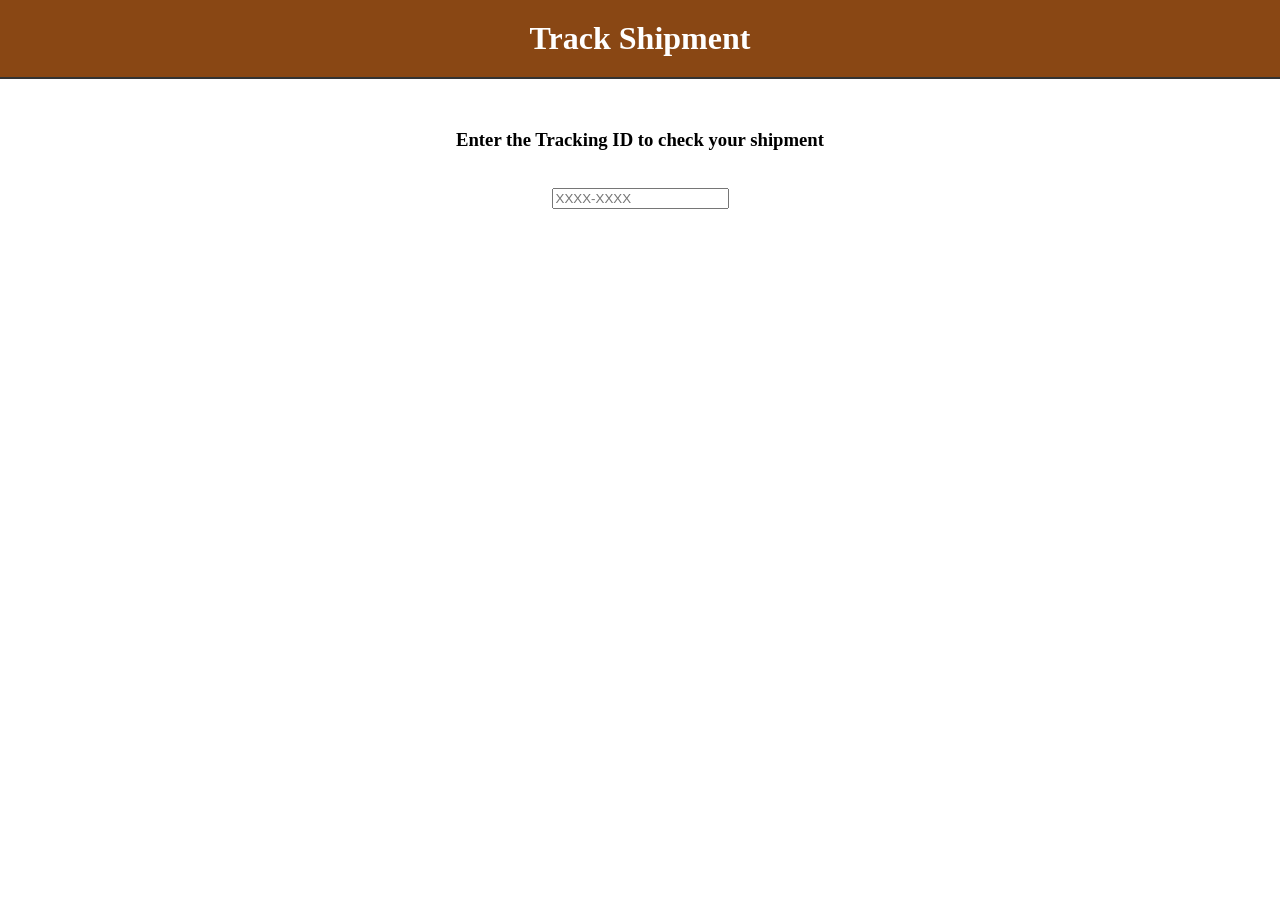
<file: track shipment.html>
<!DOCTYPE html>
<html lang="en">
<head>
    <meta charset="UTF-8">
    <meta name="viewport" content="width=device-width, initial-scale=1.0">
    <title>Track Shipment</title>
    <link rel="stylesheet" href="style.css">
</head>
<body style="background-color: white; ">
         <h1 class="header">Track Shipment</h1>
<div style="text-align: center;margin-top: 50px;">
         <label><h3>Enter the Tracking ID to check your shipment</h3></label><br>
         <input type="text" placeholder="XXXX-XXXX">
</div>
         <script>


            </script>

         
</body>
</html>
</file>
<file: style.css>
#home-logo img{
    position: absolute;
    top: 15px;
    display: inline-block;
    height: 80px;
    width: 80px;
    border-radius:0% 25% 25% 0%;
}
#menu{
    width: 722px;
    position: relative;
    top: 25px;
    left:765px ; 
    display: flex;
    gap: 50px;
    border: 4px solid white;
    border-radius:20px 0px 0px 20px;
    padding: 8px 12px;
    background-color: rgb(255, 255, 255);
}

#menu a{
    font-family: 'Segoe UI', Tahoma, Geneva, Verdana, sans-serif;
   text-align: center;
    text-decoration: none;
    background-color: white;
    padding: 5px 10px;

    
    color: rgb(161, 77, 16);
    
}

.dropdwn{
     font-family: 'Segoe UI', Tahoma, Geneva, Verdana, sans-serif;
   text-align: center;
    text-decoration: none;
    background-color: white;
    padding: 5px 10px;

    
    color: rgb(161, 77, 16);
    
}


body{
    margin: 0%;
    padding: 0%;
    
    background-color:#8a3f06;
    
}

.home-vid{
    /*position: relative;*/
    top: 0px;
    margin: 0%;
    padding: 0%;
    height: 1000px;
    width: 1521px;
    display: block;
}

.overtxt{
    font-family:Arial, Helvetica, sans-serif;
    position: absolute;
    top: 180px;
    left: 40px;
    color: white;
    font-size: 60px;
    font-weight: bold;
    z-index: 1;
    text-shadow: 2px 2px 4px rgba(0, 0, 0, 0.7);
}

.services-section{
    display: grid;
    grid-template-columns: repeat(3, 1fr);
    gap: 30px;
    padding: 60px 40px;
    background-color: #f5f5f5;
}

.service-card{
    background-color: white;
    padding: 30px;
    border-radius: 8px;
    box-shadow: 0 4px 8px rgba(0, 0, 0, 0.1);
}

.service-card img{
    width: 100%;
    height: 250px;
    object-fit: cover;
    border-radius: 6px;
    margin-bottom: 20px;
}

.service-card h2{
    font-family: 'Segoe UI', Tahoma, Geneva, Verdana, sans-serif;
    color: rgb(161, 77, 16);
    font-size: 20px;
    margin: 15px 0 10px 0;
}

.service-card p{
    font-family: 'Segoe UI', Tahoma, Geneva, Verdana, sans-serif;
      color: #333;
    font-size: 14px;
     margin: 0;
}

.advantage-section{
    background-color: #8a3f06;
    color: white;
    padding: 80px 60px;
}

.advantage-content{
    display: grid;
    grid-template-columns: 1fr 1fr;
    gap: 60px;
    max-width: 1200px;
    margin: 0 auto;
}

.advantage-left h2{
    font-family: 'Segoe UI', Tahoma, Geneva, Verdana, sans-serif;
    font-size: 42px;
    margin: 0 0 30px 0;
    font-weight: 300;
    letter-spacing: 1px;
}

.advantage-left p{
    font-family: 'Segoe UI', Tahoma, Geneva, Verdana, sans-serif;
    font-size: 16px;
    line-height: 1.8;
    color: rgba(255, 255, 255, 0.9);
}

.advantage-right{
    display: flex;
    flex-direction: column;
    gap: 40px;
}

.advantage-item{
    padding-bottom: 30px;
    border-bottom: 1px dotted rgba(255, 255, 255, 0.3);
}

.advantage-item:last-child{
    border-bottom: none;
}

.advantage-item h3{
    font-family: 'Segoe UI', Tahoma, Geneva, Verdana, sans-serif;
    font-size: 24px;
    margin: 0 0 15px 0;
    color: white;
    display: flex;
    align-items: center;
    gap: 12px;
}



.advantage-item p{
    font-family: 'Segoe UI', Tahoma, Geneva, Verdana, sans-serif;
    font-size: 14px;
    line-height: 1.7;
    color: rgba(255, 255, 255, 0.85);
    margin: 0;
}

.fleet-section{
    background-color: #f5f5f5;
    padding: 80px 60px;
}

.fleet-content{
    display: grid;
    grid-template-columns: 1fr 1fr;
    gap: 60px;
    max-width: 1200px;
    margin: 0 auto;
    align-items: center;
}

.fleet-image{
    width: 100%;
}

.fleet-image img{
    width: 100%;
    height: auto;
    
}

.fleet-text h2{
    font-family: 'Segoe UI', Tahoma, Geneva, Verdana, sans-serif;
    font-size: 42px;
    margin: 0 0 30px 0;
    font-weight: 300;
    color: #333;
}

.fleet-text p{
    font-family: 'Segoe UI', Tahoma, Geneva, Verdana, sans-serif;
    font-size: 16px;
    line-height: 1.8;
    color: #666;
    margin: 0 0 30px 0;
}

.fleet-button{
    font-family: 'Segoe UI', Tahoma, Geneva, Verdana, sans-serif;
    background-color: #8a3f06;
    color: white;
    border: none;
    padding: 15px 40px;
    font-size: 14px;
    border-radius: 4px;
    cursor: pointer;
    font-weight: 600;
    letter-spacing: 1px;
}

.cta-section{
    background: linear-gradient(rgba(0, 0, 0, 0.4), rgba(0, 0, 0, 0.4)), url('./img/white-truck-crossing-bridge-sunset-urban-logistics-motion.jpg');
    background-size: cover;
    background-position: center;
    background-repeat: no-repeat;
    padding: 100px 40px;
    display: flex;
    align-items: center;
    justify-content: center;
    min-height: 400px;
}



.cta-box{
    background-color: white;
    padding: 60px 50px;
    border-radius: 4px;
    text-align: center;
    max-width: 600px;
    margin: 0 auto;
}

.cta-box h2{
    font-family: 'Segoe UI', Tahoma, Geneva, Verdana, sans-serif;
    font-size: 38px;
    margin: 0 0 25px 0;
    color: #333;
    font-weight: 300;
}

.cta-box p{
    font-family: 'Segoe UI', Tahoma, Geneva, Verdana, sans-serif;
    font-size: 16px;
    color: #666;
    line-height: 1.7;
    margin: 0 0 35px 0;
}

.cta-button{
    font-family: 'Segoe UI', Tahoma, Geneva, Verdana, sans-serif;
    background-color:#8a3f06;
    color: white;
    border: none;
    padding: 18px 50px;
    font-size: 14px;
    border-radius: 4px;
    cursor: pointer;
    font-weight: 600;
    letter-spacing: 1px;
}

.footer{
    background-color: #f5f5f5;
    padding: 40px 60px;
    border-top: 1px solid #ddd;
}

.footer-content{
    display: grid;
    grid-template-columns: 1fr 1fr 1fr;
    gap: 40px;
    max-width: 1200px;
    margin: 0 auto;
}

.footer-left p{
    font-family: 'Segoe UI', Tahoma, Geneva, Verdana, sans-serif;
    margin: 5px 0;
    color: #333;
    font-size: 14px;
}

.footer-left a{
    font-family: 'Segoe UI', Tahoma, Geneva, Verdana, sans-serif;
    color: #333;
    text-decoration: none;
    font-size: 14px;
}

.footer-center{
    display: flex;
    flex-direction: column;
    gap: 15px;
}

.footer-center a{
    font-family: 'Segoe UI', Tahoma, Geneva, Verdana, sans-serif;
    color: #333;
    text-decoration: underline;
    font-size: 14px;
}

.footer-right p{
    font-family: 'Segoe UI', Tahoma, Geneva, Verdana, sans-serif;
    text-align: right;
    color: #333;
    font-size: 14px;
    margin: 0;
}
.header {
    background-color: rgb(137, 71, 20);
    margin-top: 0%;
    text-align: center;
    padding: 20px;
    color: white;
    border-bottom:2px solid #333;
}
.contact a{
    text-decoration: none;
    color: #8a3f06;
}
.contact{
    text-align: center;
    position: relative;
    border:2px solid #333;
    height: auto;
    width: 600px;
    margin-left: 450px;
}
#home-logo img:hover{
     margin-top: 4px;
    display: inline-block;
    height: 78px;
    width: 78px;
    border-radius:25% 25% 25% 25%;
    border:2px solid black;
}
.about-grid{
    position: relative;
    left: 50px;
    display: grid;
    grid-template-columns: auto auto;
    gap: 5px;
    width: 1400px;
    height: 150px;

}
.about-grid div{
    
    background-color: #ffffff;
    border: solid 2px #8a3f06;
    border-radius: 20px;
}

.fa-truck{
    position: relative;
    top: 33px;
    left: 20px;
    height: 50px;
    width: 50px;
    display: inline;
}
.fa-clock{
    position: relative;
    top: 33px;
    left: 20px;
    height: 50px;
    width: 50px;
    display: inline;
}
.fa-sack-dollar{
    position: relative;
    top: 33px;
    left: 20px;
    height: 50px;
    width: 50px;
    display: inline;
}
.fa-id-card{
    position: relative;
    top: 33px;
    left: 20px;
    height: 50px;
    width: 50px;
    display: inline;
}
.q pre{
    position: relative;
    left: 75px;
    padding: 0%;
    display: inline;
    font-family: 'Times New Roman', Times, serif;
    font-size: 20px;
    
}
</file>
